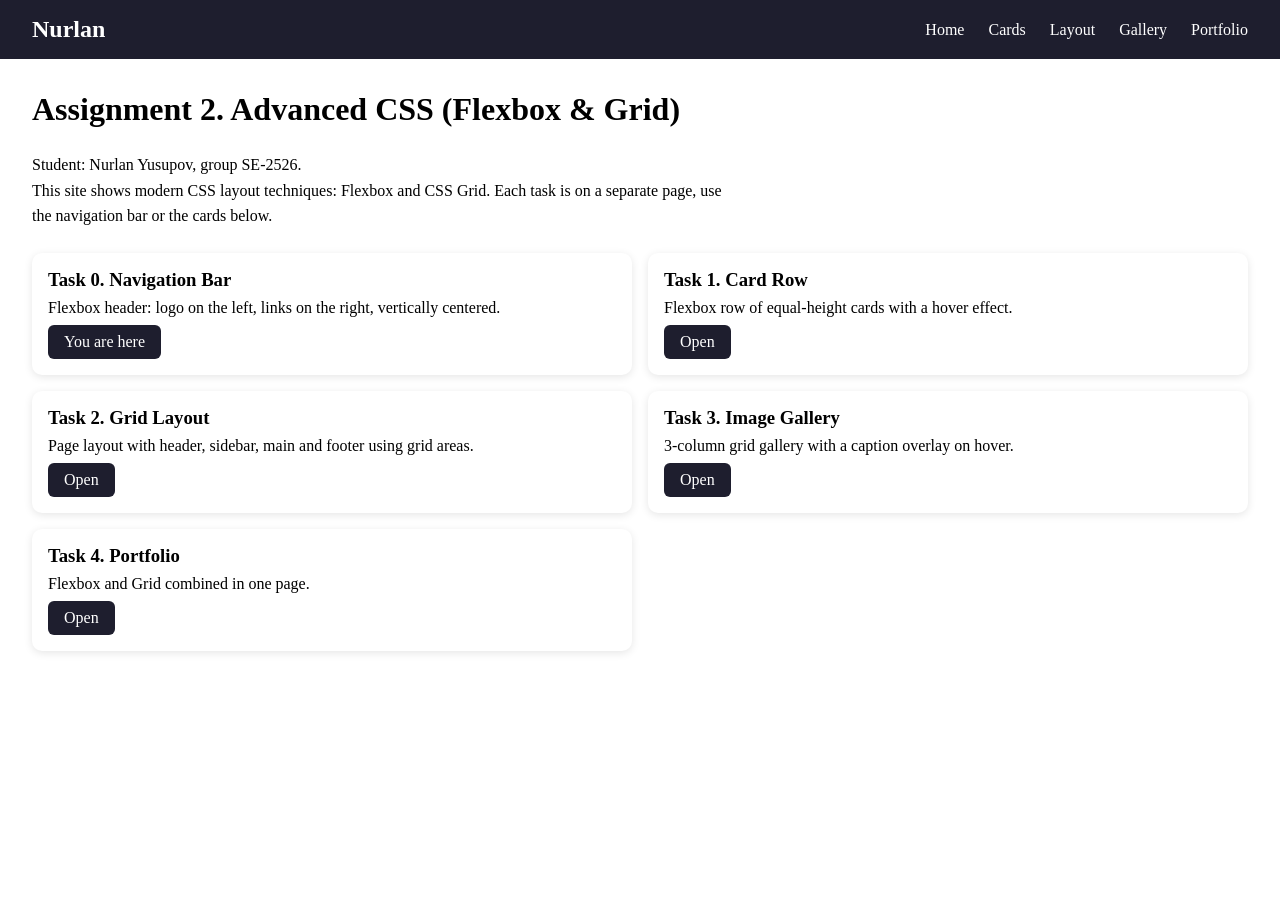
<file: index.html>
<!DOCTYPE html>
<html lang="en">

<head>
    <meta charset="UTF-8">
    <meta name="viewport" content="width=device-width, initial-scale=1.0">
    <title>Assignment 2 — Flexbox & Grid</title>
    <link rel="stylesheet" href="css/style.css">
</head>

<body>
    <header class="header">
        <a href="index.html" class="logo">Nurlan</a>
        <nav>
            <ul class="nav-links">
                <li><a href="index.html">Home</a></li>
                <li><a href="cards.html">Cards</a></li>
                <li><a href="layout.html">Layout</a></li>
                <li><a href="gallery.html">Gallery</a></li>
                <li><a href="portfolio.html">Portfolio</a></li>
            </ul>
        </nav>
    </header>

    <main class="page">
        <h1>Assignment 2. Advanced CSS (Flexbox & Grid)</h1>
        <p class="intro">
            Student: Nurlan Yusupov, group SE-2526.<br>
            This site shows modern CSS layout techniques: Flexbox and CSS Grid.
            Each task is on a separate page, use the navigation bar or the cards below.
        </p>

        <div class="projects">
            <article class="project-card">
                <h3>Task 0. Navigation Bar</h3>
                <p>Flexbox header: logo on the left, links on the right, vertically centered.</p>
                <a href="index.html" class="btn">You are here</a>
            </article>
            <article class="project-card">
                <h3>Task 1. Card Row</h3>
                <p>Flexbox row of equal-height cards with a hover effect.</p>
                <a href="cards.html" class="btn">Open</a>
            </article>
            <article class="project-card">
                <h3>Task 2. Grid Layout</h3>
                <p>Page layout with header, sidebar, main and footer using grid areas.</p>
                <a href="layout.html" class="btn">Open</a>
            </article>
            <article class="project-card">
                <h3>Task 3. Image Gallery</h3>
                <p>3-column grid gallery with a caption overlay on hover.</p>
                <a href="gallery.html" class="btn">Open</a>
            </article>
            <article class="project-card">
                <h3>Task 4. Portfolio</h3>
                <p>Flexbox and Grid combined in one page.</p>
                <a href="portfolio.html" class="btn">Open</a>
            </article>
        </div>
    </main>
</body>

</html>
</file>
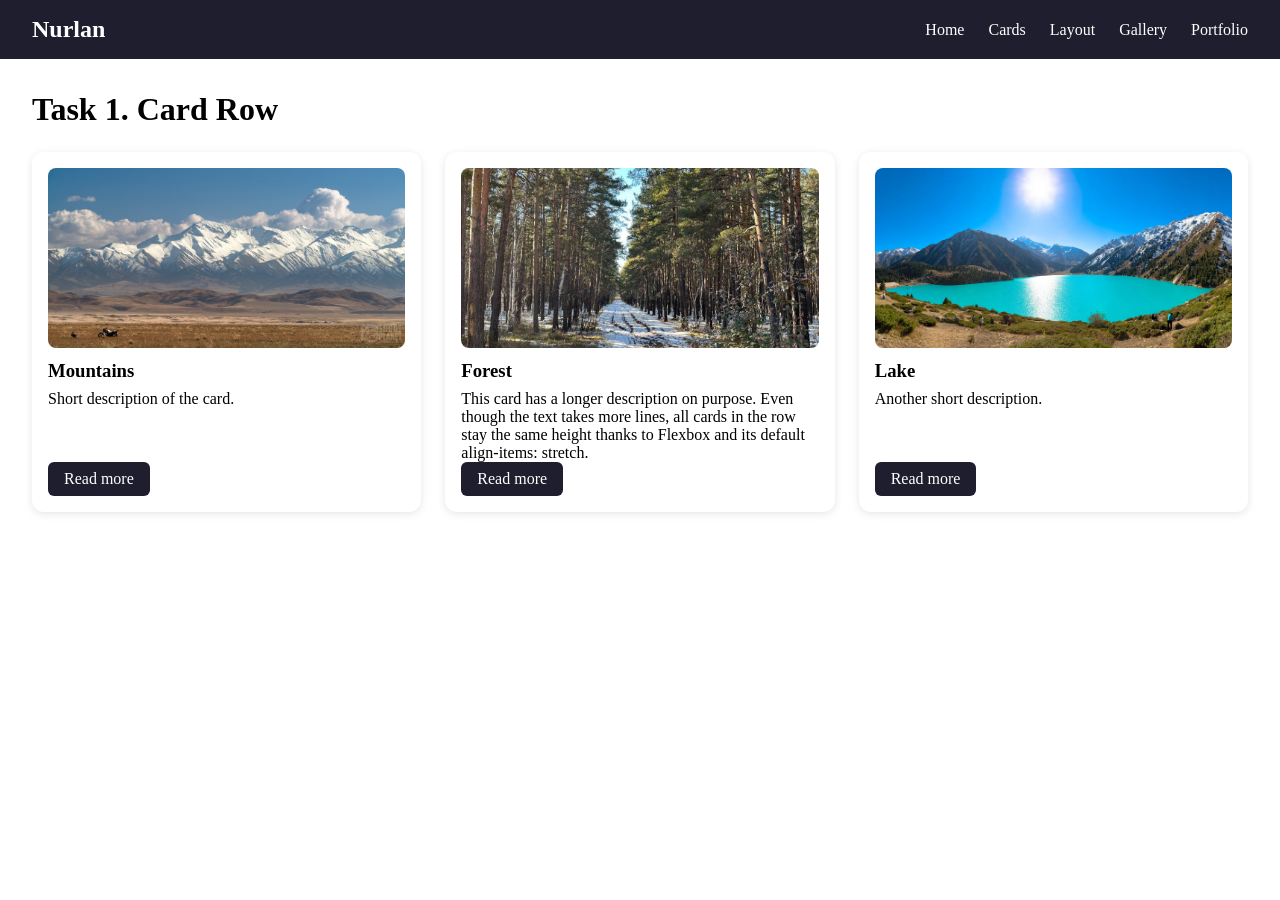
<file: cards.html>
<!DOCTYPE html>
<html lang="en">

<head>
    <meta charset="UTF-8">
    <meta name="viewport" content="width=device-width, initial-scale=1.0">
    <title>Assignment 2 — Flexbox & Grid</title>
    <link rel="stylesheet" href="css/style.css">
</head>

<body>
    <header class="header">
        <a href="index.html" class="logo">Nurlan</a>
        <nav>
            <ul class="nav-links">
                <li><a href="index.html">Home</a></li>
                <li><a href="cards.html">Cards</a></li>
                <li><a href="layout.html">Layout</a></li>
                <li><a href="gallery.html">Gallery</a></li>
                <li><a href="portfolio.html">Portfolio</a></li>
            </ul>
        </nav>
    </header>
    <main class="page">
        <h1>Task 1. Card Row</h1>

        <div class="cards">
            <div class="card">
                <img src="images/card1.jpg" alt="Mountains">
                <h3>Mountains</h3>
                <p>Short description of the card.</p>
                <a href="#" class="btn">Read more</a>
            </div>

            <div class="card">
                <img src="images/card2.jpg" alt="Forest">
                <h3>Forest</h3>
                <p>This card has a longer description on purpose. Even though the text takes more lines, all cards in
                    the row stay the same height thanks to Flexbox and its default align-items: stretch.</p>
                <a href="#" class="btn">Read more</a>
            </div>

            <div class="card">
                <img src="images/card3.jpg" alt="Lake">
                <h3>Lake</h3>
                <p>Another short description.</p>
                <a href="#" class="btn">Read more</a>
            </div>
        </div>
    </main>
</body>

</html>
</file>
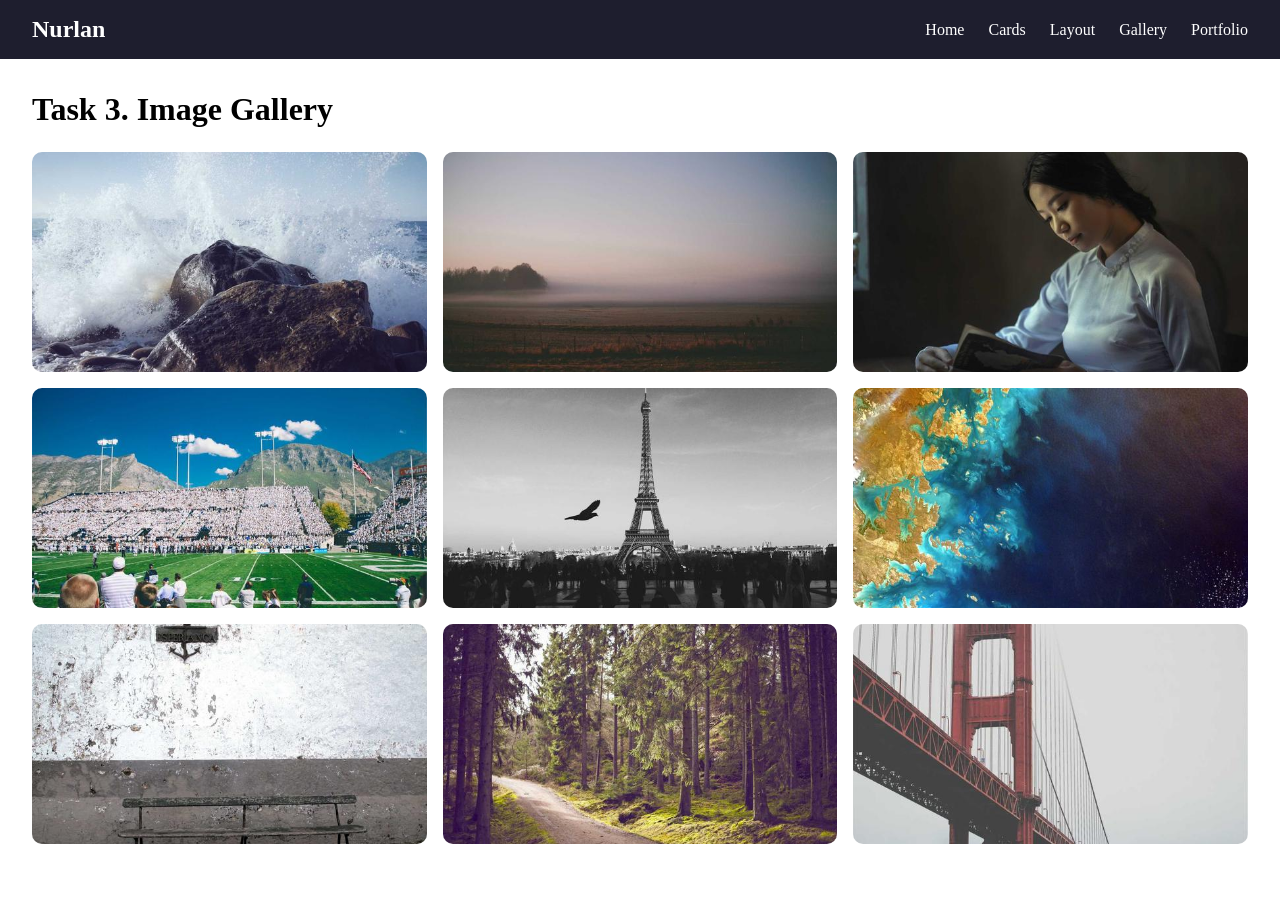
<file: gallery.html>
<!DOCTYPE html>
<html lang="en">

<head>
    <meta charset="UTF-8">
    <meta name="viewport" content="width=device-width, initial-scale=1.0">
    <title>Assignment 2 — Flexbox & Grid</title>
    <link rel="stylesheet" href="css/style.css">
</head>

<body>
    <header class="header">
        <a href="index.html" class="logo">Nurlan</a>
        <nav>
            <ul class="nav-links">
                <li><a href="index.html">Home</a></li>
                <li><a href="cards.html">Cards</a></li>
                <li><a href="layout.html">Layout</a></li>
                <li><a href="gallery.html">Gallery</a></li>
                <li><a href="portfolio.html">Portfolio</a></li>
            </ul>
        </nav>
    </header>

    <main class="page">
        <h1>Task 3. Image Gallery</h1>

        <div class="gallery">
            <figure class="gallery-item">
                <img src="images/image1.png" alt="Waves crashing on rocks">
                <figcaption>Waves</figcaption>
            </figure>
            <figure class="gallery-item">
                <img src="images/image2.png" alt="Foggy field at dawn">
                <figcaption>Morning Fog</figcaption>
            </figure>
            <figure class="gallery-item">
                <img src="images/image3.png" alt="Woman reading a book by the window">
                <figcaption>Reading</figcaption>
            </figure>
            <figure class="gallery-item">
                <img src="images/image4.png" alt="Football stadium in the mountains">
                <figcaption>Stadium</figcaption>
            </figure>
            <figure class="gallery-item">
                <img src="images/image5.png" alt="Eiffel Tower in black and white">
                <figcaption>Paris</figcaption>
            </figure>
            <figure class="gallery-item">
                <img src="images/image6.png" alt="Coastline seen from space">
                <figcaption>From Space</figcaption>
            </figure>
            <figure class="gallery-item">
                <img src="images/image7.png" alt="Old bench by a white wall">
                <figcaption>Bench</figcaption>
            </figure>
            <figure class="gallery-item">
                <img src="images/image8.png" alt="Road through a pine forest">
                <figcaption>Forest Road</figcaption>
            </figure>
            <figure class="gallery-item">
                <img src="images/image9.png" alt="Golden Gate Bridge in the fog">
                <figcaption>Golden Gate</figcaption>
            </figure>
        </div>
    </main>
</body>

</html>
</file>
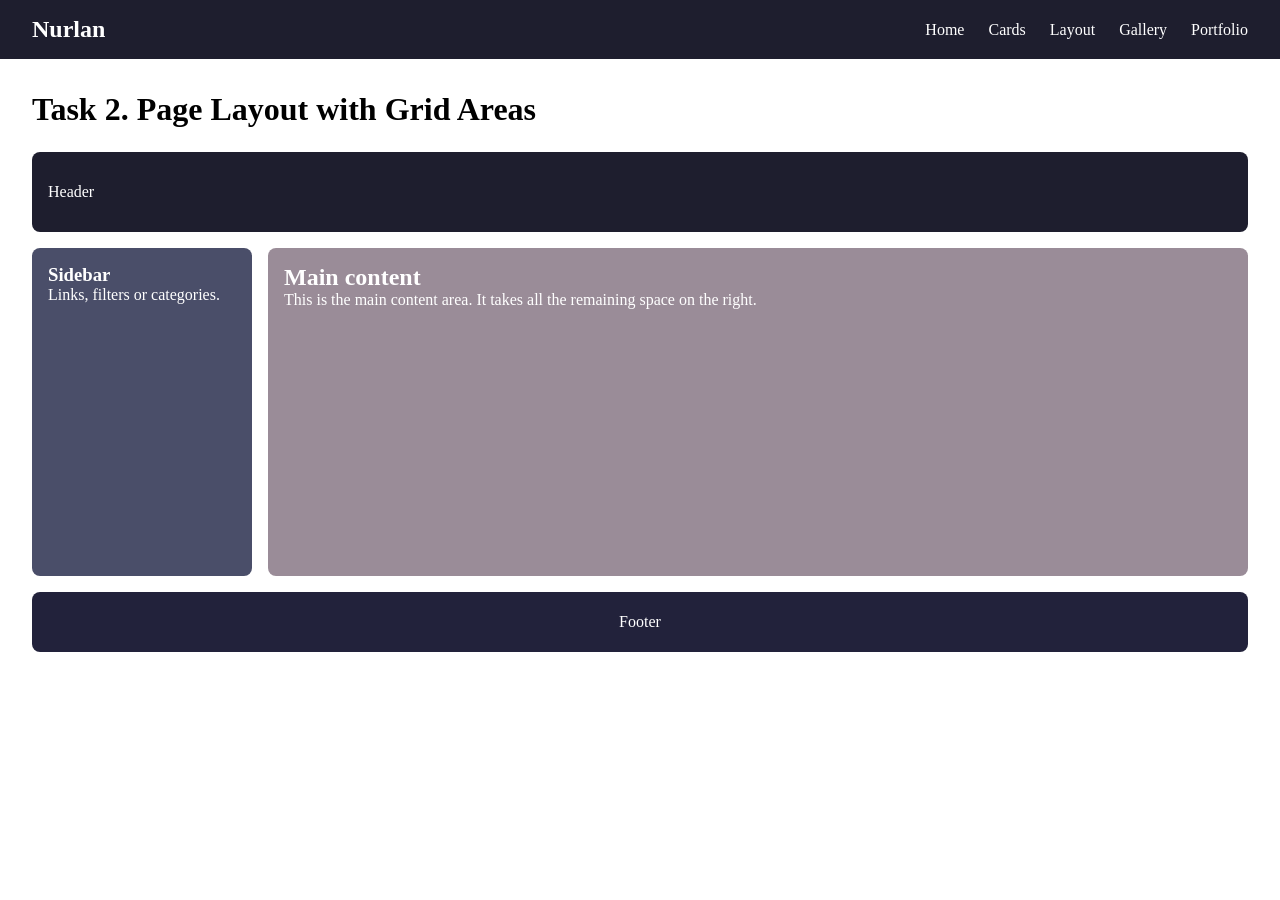
<file: layout.html>
<!DOCTYPE html>
<html lang="en">

<head>
    <meta charset="UTF-8">
    <meta name="viewport" content="width=device-width, initial-scale=1.0">
    <title>Assignment 2 — Flexbox & Grid</title>
    <link rel="stylesheet" href="css/style.css">
</head>

<body>
    <header class="header">
        <a href="index.html" class="logo">Nurlan</a>
        <nav>
            <ul class="nav-links">
                <li><a href="index.html">Home</a></li>
                <li><a href="cards.html">Cards</a></li>
                <li><a href="layout.html">Layout</a></li>
                <li><a href="gallery.html">Gallery</a></li>
                <li><a href="portfolio.html">Portfolio</a></li>
            </ul>
        </nav>
    </header>


    <main class="page">
        <h1>Task 2. Page Layout with Grid Areas</h1>

        <div class="grid-layout">
            <div class="grid-header">Header</div>
            <aside class="grid-sidebar">
                <h3>Sidebar</h3>
                <p>Links, filters or categories.</p>
            </aside>
            <section class="grid-main">
                <h2>Main content</h2>
                <p>This is the main content area. It takes all the remaining space on the right.</p>
            </section>
            <div class="grid-footer">Footer</div>
        </div>
    </main>
</body>

</html>
</file>
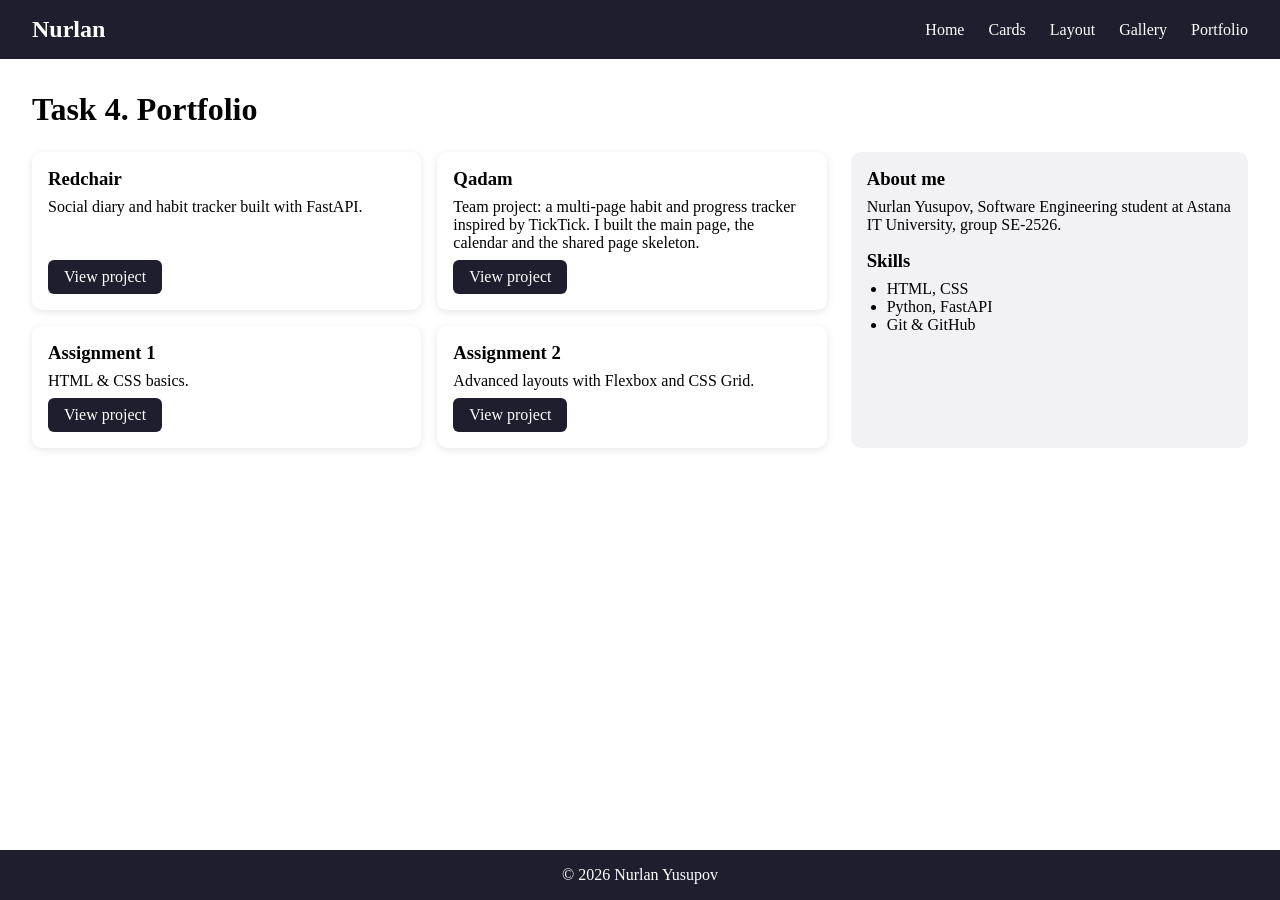
<file: portfolio.html>
<!DOCTYPE html>
<html lang="en">

<head>
    <meta charset="UTF-8">
    <meta name="viewport" content="width=device-width, initial-scale=1.0">
    <title>Assignment 2 — Flexbox & Grid</title>
    <link rel="stylesheet" href="css/style.css">
</head>

<body class="portfolio-page">
    <header class="header">
        <a href="index.html" class="logo">Nurlan</a>
        <nav>
            <ul class="nav-links">
                <li><a href="index.html">Home</a></li>
                <li><a href="cards.html">Cards</a></li>
                <li><a href="layout.html">Layout</a></li>
                <li><a href="gallery.html">Gallery</a></li>
                <li><a href="portfolio.html">Portfolio</a></li>
            </ul>
        </nav>
    </header>
    <main class="page">
        <h1>Task 4. Portfolio</h1>

        <div class="portfolio">
            <section class="projects">
                <article class="project-card">
                    <h3>Redchair</h3>
                    <p>Social diary and habit tracker built with FastAPI.</p>
                    <a href="#" class="btn">View project</a>
                </article>
                <article class="project-card">
                    <h3>Qadam</h3>
                    <p>Team project: a multi-page habit and progress tracker inspired by TickTick. I built the main
                        page, the calendar and the shared page skeleton.</p>
                    <a href="#" class="btn">View project</a>
                </article>
                <article class="project-card">
                    <h3>Assignment 1</h3>
                    <p>HTML & CSS basics.</p>
                    <a href="#" class="btn">View project</a>
                </article>
                <article class="project-card">
                    <h3>Assignment 2</h3>
                    <p>Advanced layouts with Flexbox and CSS Grid.</p>
                    <a href="index.html" class="btn">View project</a>
                </article>
            </section>

            <aside class="about">
                <h3>About me</h3>
                <p>Nurlan Yusupov, Software Engineering student at Astana IT University, group SE-2526.</p>
                <h3>Skills</h3>
                <ul>
                    <li>HTML, CSS</li>
                    <li>Python, FastAPI</li>
                    <li>Git & GitHub</li>
                </ul>
            </aside>
        </div>
    </main>

    <footer class="site-footer">
        <p>© 2026 Nurlan Yusupov</p>
    </footer>
</body>

</html>
</file>
<file: css/style.css>
* {
  box-sizing: border-box;
  margin: 0;
  padding: 0;
}

.header {
  display: flex;
  justify-content: space-between;
  align-items: center;
  padding: 16px 32px;
  background: #1e1e2e;
}

.logo {
  color: #fff;
  font-size: 24px;
  font-weight: bold;
  text-decoration: none;
}

.nav-links {
  display: flex;
  gap: 24px;
  list-style: none;
}

.nav-links a {
  color: #fff;
  text-decoration: none;
}

.page {
  padding: 32px;
}

.page h1 {
  margin-bottom: 24px;
}

.cards {
  display: flex;
  gap: 24px;
}

.card {
  flex: 1;
  display: flex;
  flex-direction: column;
  padding: 16px;
  border-radius: 12px;
  background: #fff;
  box-shadow: 0 2px 8px rgba(0, 0, 0, 0.1);
  transition: transform 0.3s, box-shadow 0.3s;
}

.card:hover {
  transform: translateY(-8px);
  box-shadow: 0 12px 24px rgba(0, 0, 0, 0.2);
}

.card img {
  width: 100%;
  height: 180px;
  object-fit: cover;
  border-radius: 8px;
}

.card h3 {
  margin: 12px 0 8px;
}

.btn {
  margin-top: auto;
  align-self: flex-start;
  padding: 8px 16px;
  border-radius: 6px;
  background: #1e1e2e;
  color: #fff;
  text-decoration: none;
}

.grid-layout {
  display: grid;
  grid-template-columns: 220px 1fr;
  grid-template-rows: 80px 1fr 60px;
  grid-template-areas:
    "header  header"
    "sidebar main"
    "footer  footer";
  gap: 16px;
  min-height: 500px;
}

.grid-header  { grid-area: header; }
.grid-sidebar { grid-area: sidebar; }
.grid-main    { grid-area: main; }
.grid-footer  { grid-area: footer; }

.grid-layout > * {
  padding: 16px;
  border-radius: 8px;
  color: #fff;
}

.grid-header  { background: #1e1e2e; display: flex; align-items: center; }
.grid-sidebar { background: #4a4e69; }
.grid-main    { background: #9a8c98; }
.grid-footer  { background: #22223b; display: flex; align-items: center; justify-content: center; }

.portfolio-page {
  min-height: 100vh;
  display: flex;
  flex-direction: column;
}

.portfolio-page main {
  flex: 1;
}

.portfolio {
  display: grid;
  grid-template-columns: 2fr 1fr;
  gap: 24px;
}

.projects {
  display: grid;
  grid-template-columns: repeat(2, 1fr);
  gap: 16px;
}

.project-card {
  display: flex;
  flex-direction: column;
  gap: 8px;
  padding: 16px;
  border-radius: 10px;
  background: #fff;
  box-shadow: 0 2px 8px rgba(0, 0, 0, 0.1);
}

.project-card .btn {
  margin-top: auto;
}

.about {
  padding: 16px;
  border-radius: 10px;
  background: #f2f2f5;
}

.about h3 {
  margin-bottom: 8px;
}

.about p,
.about ul {
  margin-bottom: 16px;
}

.about ul {
  padding-left: 20px;
}

.site-footer {
  padding: 16px;
  text-align: center;
  background: #1e1e2e;
  color: #fff;
}

.intro {
  max-width: 700px;
  margin-bottom: 24px;
  line-height: 1.6;
}

.gallery {
  display: grid;
  grid-template-columns: repeat(3, 1fr);
  grid-auto-rows: 220px;
  gap: 16px;
}

.gallery-item {
  position: relative;
  overflow: hidden;
  border-radius: 10px;
}

.gallery-item img {
  width: 100%;
  height: 100%;
  object-fit: cover;
  display: block;
  transition: transform 0.4s;
}

.gallery-item figcaption {
  position: absolute;
  inset: 0;
  display: flex;
  align-items: center;
  justify-content: center;
  background: rgba(0, 0, 0, 0.5);
  color: #fff;
  font-size: 20px;
  font-weight: bold;
  opacity: 0;
  transition: opacity 0.4s;
}

.gallery-item:hover figcaption {
  opacity: 1;
}

.gallery-item:hover img {
  transform: scale(1.1);
}
</file>
